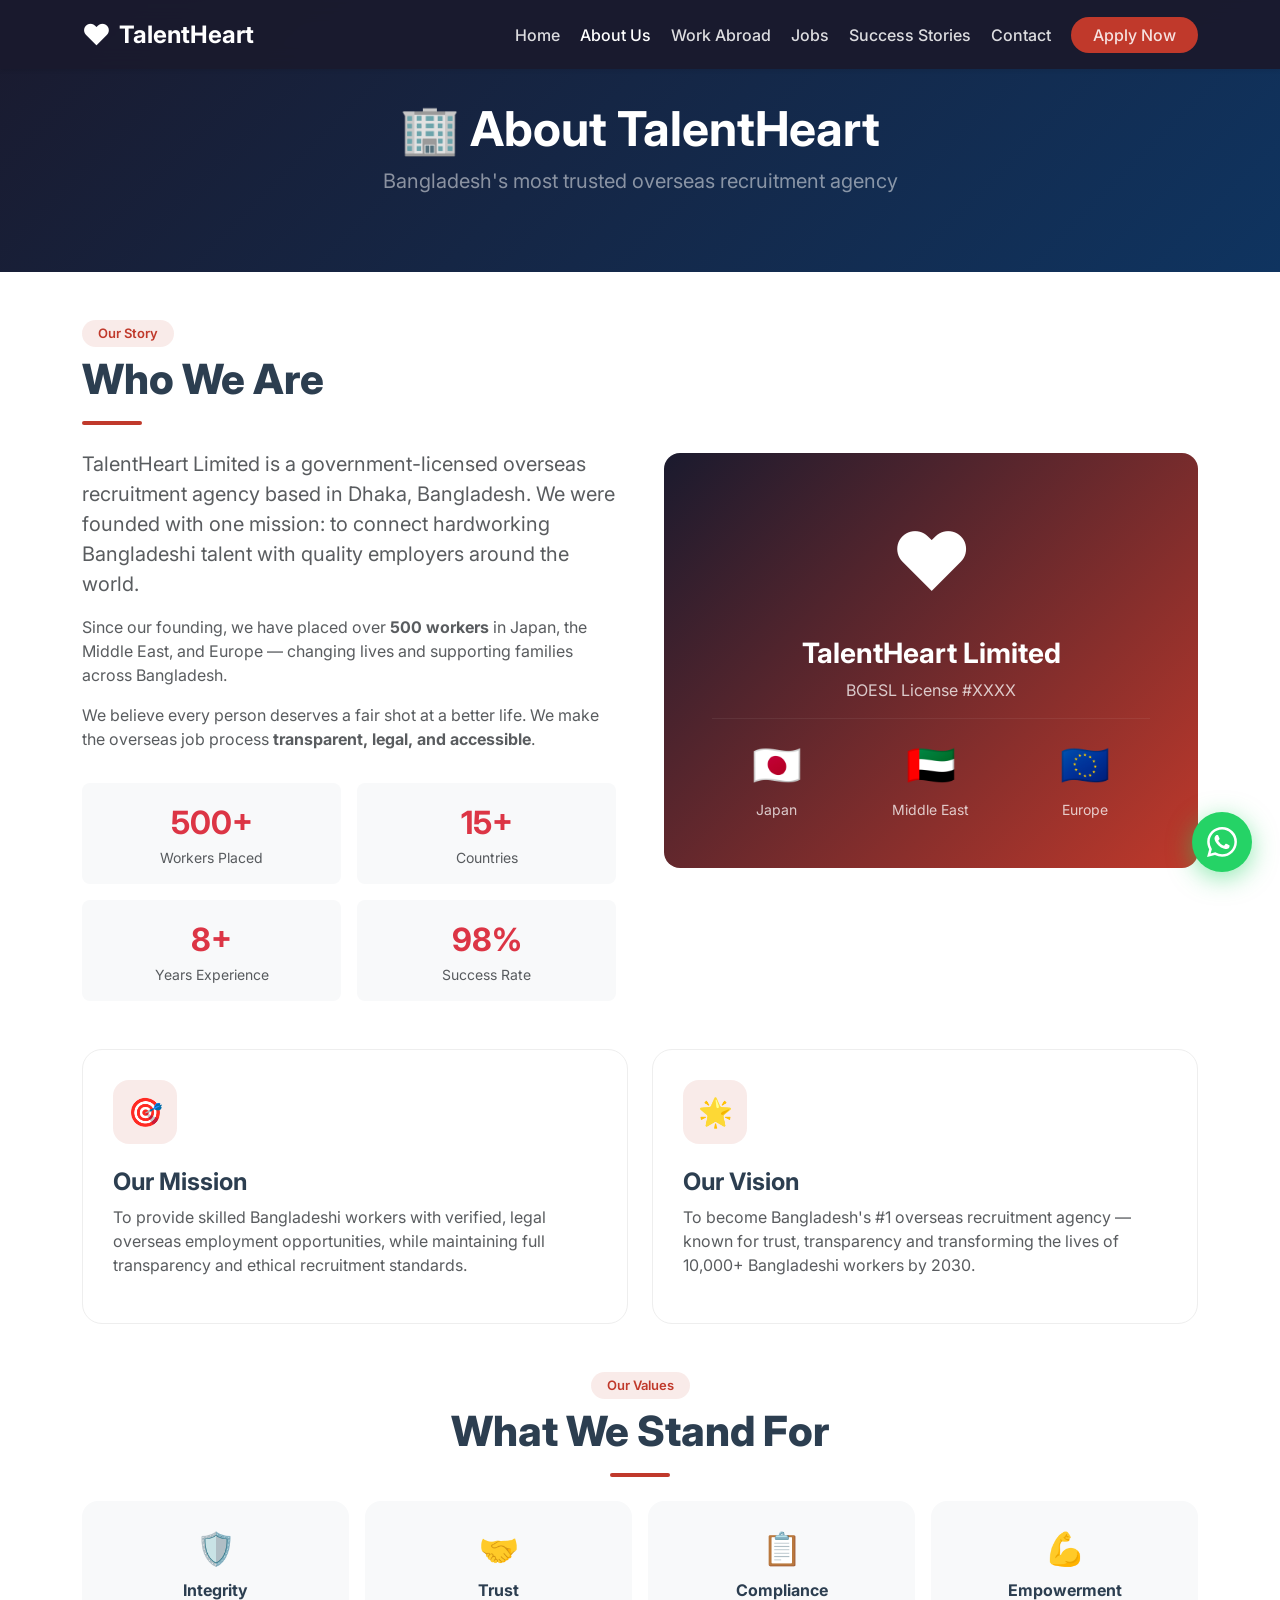
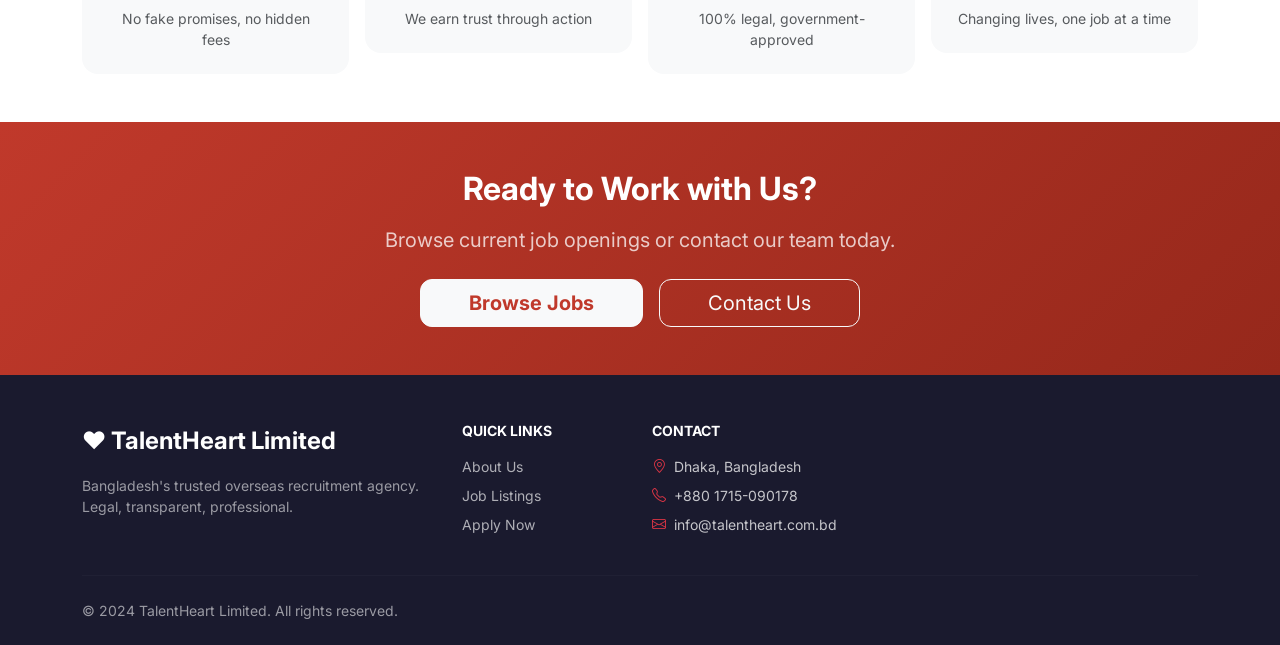
<file: frontend/about.html>
<!DOCTYPE html>
<html lang="en">
<head>
  <meta charset="UTF-8"/>
  <meta name="viewport" content="width=device-width, initial-scale=1.0"/>
  <title>About Us – TalentHeart Limited</title>
  <link href="https://fonts.googleapis.com/css2?family=Inter:wght@400;500;600;700;800&display=swap" rel="stylesheet">
  <link href="https://cdn.jsdelivr.net/npm/bootstrap@5.3.0/dist/css/bootstrap.min.css" rel="stylesheet"/>
  <link href="https://cdn.jsdelivr.net/npm/bootstrap-icons@1.11.0/font/bootstrap-icons.css" rel="stylesheet"/>
  <link href="css/style.css" rel="stylesheet"/>
</head>
<body>
<nav class="navbar navbar-expand-lg fixed-top shadow-sm">
  <div class="container">
    <a class="navbar-brand d-flex align-items-center gap-2 text-white fw-bold fs-4" href="index.html">
      <span style="font-size:1.8rem">❤️</span> TalentHeart
    </a>
    <button class="navbar-toggler border-0" type="button" data-bs-toggle="collapse" data-bs-target="#navMenu">
      <span class="navbar-toggler-icon"></span>
    </button>
    <div class="collapse navbar-collapse" id="navMenu">
      <ul class="navbar-nav ms-auto gap-1 align-items-lg-center">
        <li class="nav-item"><a class="nav-link" href="index.html">Home</a></li>
        <li class="nav-item"><a class="nav-link active" href="about.html">About Us</a></li>
        <li class="nav-item"><a class="nav-link" href="work-abroad.html">Work Abroad</a></li>
        <li class="nav-item"><a class="nav-link" href="jobs.html">Jobs</a></li>
        <li class="nav-item"><a class="nav-link" href="success-stories.html">Success Stories</a></li>
        <li class="nav-item"><a class="nav-link" href="contact.html">Contact</a></li>
        <li class="nav-item ms-lg-2"><a class="nav-link btn-apply-nav" href="apply.html">Apply Now</a></li>
      </ul>
    </div>
  </div>
</nav>

<div class="page-hero text-center">
  <h1 class="fw-bold display-5">🏢 About TalentHeart</h1>
  <p class="text-white-50 mt-2 fs-5">Bangladesh's most trusted overseas recruitment agency</p>
</div>

<section class="py-5 bg-white">
  <div class="container">
    <div class="row align-items-center g-5 mb-5">
      <div class="col-lg-6 fade-up">
        <span class="section-badge">Our Story</span>
        <h2 class="section-title mt-2">Who We Are</h2>
        <div class="title-underline mt-3 mb-4"></div>
        <p class="text-muted fs-5">TalentHeart Limited is a government-licensed overseas recruitment agency based in Dhaka, Bangladesh. We were founded with one mission: to connect hardworking Bangladeshi talent with quality employers around the world.</p>
        <p class="text-muted">Since our founding, we have placed over <strong>500 workers</strong> in Japan, the Middle East, and Europe — changing lives and supporting families across Bangladesh.</p>
        <p class="text-muted">We believe every person deserves a fair shot at a better life. We make the overseas job process <strong>transparent, legal, and accessible</strong>.</p>
        <div class="row g-3 mt-2">
          <div class="col-6">
            <div class="p-3 bg-light rounded-3 text-center">
              <div class="fs-2 fw-bold text-danger">500+</div>
              <div class="small text-muted">Workers Placed</div>
            </div>
          </div>
          <div class="col-6">
            <div class="p-3 bg-light rounded-3 text-center">
              <div class="fs-2 fw-bold text-danger">15+</div>
              <div class="small text-muted">Countries</div>
            </div>
          </div>
          <div class="col-6">
            <div class="p-3 bg-light rounded-3 text-center">
              <div class="fs-2 fw-bold text-danger">8+</div>
              <div class="small text-muted">Years Experience</div>
            </div>
          </div>
          <div class="col-6">
            <div class="p-3 bg-light rounded-3 text-center">
              <div class="fs-2 fw-bold text-danger">98%</div>
              <div class="small text-muted">Success Rate</div>
            </div>
          </div>
        </div>
      </div>
      <div class="col-lg-6 fade-up" style="transition-delay:.2s">
        <div class="p-5 rounded-4 text-white text-center" style="background:linear-gradient(135deg,#1a1a2e,#c0392b)">
          <div style="font-size:5rem">❤️</div>
          <h3 class="fw-bold mt-3">TalentHeart Limited</h3>
          <p class="opacity-75 mt-2">BOESL License #XXXX</p>
          <hr class="border-white border-opacity-25">
          <div class="row text-center">
            <div class="col-4"><div class="fs-1">🇯🇵</div><div class="small opacity-75 mt-1">Japan</div></div>
            <div class="col-4"><div class="fs-1">🇦🇪</div><div class="small opacity-75 mt-1">Middle East</div></div>
            <div class="col-4"><div class="fs-1">🇪🇺</div><div class="small opacity-75 mt-1">Europe</div></div>
          </div>
        </div>
      </div>
    </div>

    <!-- Mission & Vision -->
    <div class="row g-4 mb-5">
      <div class="col-md-6 fade-up">
        <div class="feature-card h-100">
          <div class="feature-icon mb-4"><span>🎯</span></div>
          <h4 class="fw-bold">Our Mission</h4>
          <p class="text-muted">To provide skilled Bangladeshi workers with verified, legal overseas employment opportunities, while maintaining full transparency and ethical recruitment standards.</p>
        </div>
      </div>
      <div class="col-md-6 fade-up" style="transition-delay:.1s">
        <div class="feature-card h-100">
          <div class="feature-icon mb-4"><span>🌟</span></div>
          <h4 class="fw-bold">Our Vision</h4>
          <p class="text-muted">To become Bangladesh's #1 overseas recruitment agency — known for trust, transparency and transforming the lives of 10,000+ Bangladeshi workers by 2030.</p>
        </div>
      </div>
    </div>

    <!-- Values -->
    <div class="text-center mb-4 fade-up">
      <span class="section-badge">Our Values</span>
      <h2 class="section-title mt-2">What We Stand For</h2>
      <div class="title-underline mx-auto mt-3"></div>
    </div>
    <div class="row g-3">
      <div class="col-md-3 col-6 fade-up">
        <div class="text-center p-4 bg-light rounded-4">
          <div class="fs-2 mb-2">🛡️</div>
          <h6 class="fw-bold">Integrity</h6>
          <p class="text-muted small mb-0">No fake promises, no hidden fees</p>
        </div>
      </div>
      <div class="col-md-3 col-6 fade-up" style="transition-delay:.1s">
        <div class="text-center p-4 bg-light rounded-4">
          <div class="fs-2 mb-2">🤝</div>
          <h6 class="fw-bold">Trust</h6>
          <p class="text-muted small mb-0">We earn trust through action</p>
        </div>
      </div>
      <div class="col-md-3 col-6 fade-up" style="transition-delay:.2s">
        <div class="text-center p-4 bg-light rounded-4">
          <div class="fs-2 mb-2">📋</div>
          <h6 class="fw-bold">Compliance</h6>
          <p class="text-muted small mb-0">100% legal, government-approved</p>
        </div>
      </div>
      <div class="col-md-3 col-6 fade-up" style="transition-delay:.3s">
        <div class="text-center p-4 bg-light rounded-4">
          <div class="fs-2 mb-2">💪</div>
          <h6 class="fw-bold">Empowerment</h6>
          <p class="text-muted small mb-0">Changing lives, one job at a time</p>
        </div>
      </div>
    </div>
  </div>
</section>

<section class="py-5" style="background:linear-gradient(135deg,var(--primary),var(--primary-dark))">
  <div class="container text-center text-white">
    <h2 class="fw-bold fs-2 mb-3">Ready to Work with Us?</h2>
    <p class="fs-5 opacity-75 mb-4">Browse current job openings or contact our team today.</p>
    <div class="d-flex gap-3 justify-content-center flex-wrap">
      <a href="jobs.html" class="btn btn-light btn-lg fw-bold px-5" style="color:var(--primary);border-radius:12px">Browse Jobs</a>
      <a href="contact.html" class="btn btn-outline-light btn-lg px-5" style="border-radius:12px">Contact Us</a>
    </div>
  </div>
</section>

<footer class="footer pt-5 pb-4">
  <div class="container">
    <div class="row g-4">
      <div class="col-lg-4">
        <div class="footer-brand fs-4 fw-bold mb-3">❤️ TalentHeart Limited</div>
        <p class="small opacity-75">Bangladesh's trusted overseas recruitment agency. Legal, transparent, professional.</p>
      </div>
      <div class="col-lg-2 col-6">
        <h5 class="small fw-bold text-white mb-3">QUICK LINKS</h5>
        <ul class="list-unstyled small">
          <li class="mb-2"><a href="about.html">About Us</a></li>
          <li class="mb-2"><a href="jobs.html">Job Listings</a></li>
          <li class="mb-2"><a href="apply.html">Apply Now</a></li>
        </ul>
      </div>
      <div class="col-lg-3">
        <h5 class="small fw-bold text-white mb-3">CONTACT</h5>
        <ul class="list-unstyled small">
          <li class="mb-2"><i class="bi bi-geo-alt me-2 text-danger"></i>Dhaka, Bangladesh</li>
          <li class="mb-2"><i class="bi bi-telephone me-2 text-danger"></i>+880 1715-090178</li>
          <li class="mb-2"><i class="bi bi-envelope me-2 text-danger"></i>info@talentheart.com.bd</li>
        </ul>
      </div>
    </div>
    <hr class="footer-divider mt-4">
    <div class="small opacity-75 pt-2">© 2024 TalentHeart Limited. All rights reserved.</div>
  </div>
</footer>

<div class="whatsapp-float">
  <span class="whatsapp-tooltip">Chat on WhatsApp</span>
  <a href="https://wa.me/8801715090178" class="whatsapp-btn" target="_blank">
    <svg viewBox="0 0 24 24" xmlns="http://www.w3.org/2000/svg"><path d="M17.472 14.382c-.297-.149-1.758-.867-2.03-.967-.273-.099-.471-.148-.67.15-.197.297-.767.966-.94 1.164-.173.199-.347.223-.644.075-.297-.15-1.255-.463-2.39-1.475-.883-.788-1.48-1.761-1.653-2.059-.173-.297-.018-.458.13-.606.134-.133.298-.347.446-.52.149-.174.198-.298.298-.497.099-.198.05-.371-.025-.52-.075-.149-.669-1.612-.916-2.207-.242-.579-.487-.5-.669-.51-.173-.008-.371-.01-.57-.01-.198 0-.52.074-.792.372-.272.297-1.04 1.016-1.04 2.479 0 1.462 1.065 2.875 1.213 3.074.149.198 2.096 3.2 5.077 4.487.709.306 1.262.489 1.694.625.712.227 1.36.195 1.871.118.571-.085 1.758-.719 2.006-1.413.248-.694.248-1.289.173-1.413-.074-.124-.272-.198-.57-.347m-5.421 7.403h-.004a9.87 9.87 0 01-5.031-1.378l-.361-.214-3.741.982.998-3.648-.235-.374a9.86 9.86 0 01-1.51-5.26c.001-5.45 4.436-9.884 9.888-9.884 2.64 0 5.122 1.03 6.988 2.898a9.825 9.825 0 012.893 6.994c-.003 5.45-4.437 9.884-9.885 9.884m8.413-18.297A11.815 11.815 0 0012.05 0C5.495 0 .16 5.335.157 11.892c0 2.096.547 4.142 1.588 5.945L.057 24l6.305-1.654a11.882 11.882 0 005.683 1.448h.005c6.554 0 11.89-5.335 11.893-11.893a11.821 11.821 0 00-3.48-8.413z"/></svg>
  </a>
</div>
<script src="https://cdn.jsdelivr.net/npm/bootstrap@5.3.0/dist/js/bootstrap.bundle.min.js"></script>
<script src="js/main.js"></script>
</body>
</html>
</file>
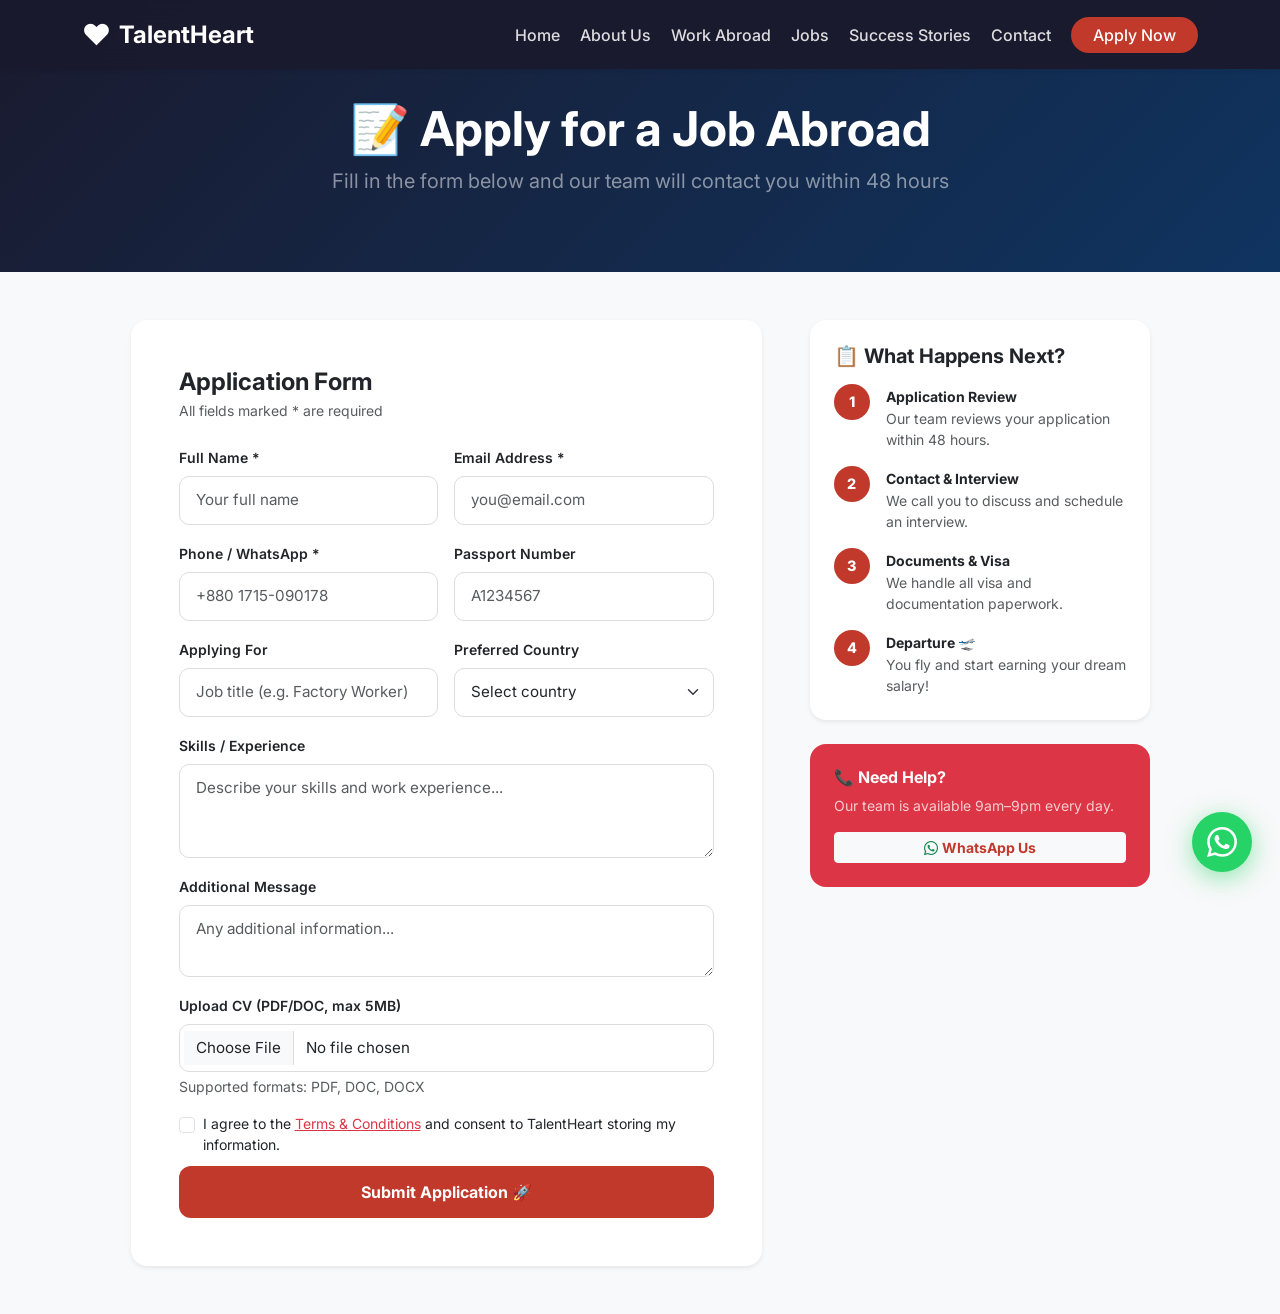
<file: frontend/apply.html>
<!DOCTYPE html>
<html lang="en">
<head>
  <meta charset="UTF-8"/>
  <meta name="viewport" content="width=device-width, initial-scale=1.0"/>
  <title>Apply Now – TalentHeart Limited</title>
  <link href="https://fonts.googleapis.com/css2?family=Inter:wght@400;500;600;700;800&display=swap" rel="stylesheet">
  <link href="https://cdn.jsdelivr.net/npm/bootstrap@5.3.0/dist/css/bootstrap.min.css" rel="stylesheet"/>
  <link href="https://cdn.jsdelivr.net/npm/bootstrap-icons@1.11.0/font/bootstrap-icons.css" rel="stylesheet"/>
  <link href="css/style.css" rel="stylesheet"/>
</head>
<body>
<nav class="navbar navbar-expand-lg fixed-top shadow-sm">
  <div class="container">
    <a class="navbar-brand d-flex align-items-center gap-2 text-white fw-bold fs-4" href="index.html">
      <span style="font-size:1.8rem">❤️</span> TalentHeart
    </a>
    <button class="navbar-toggler border-0" type="button" data-bs-toggle="collapse" data-bs-target="#navMenu">
      <span class="navbar-toggler-icon"></span>
    </button>
    <div class="collapse navbar-collapse" id="navMenu">
      <ul class="navbar-nav ms-auto gap-1 align-items-lg-center">
        <li class="nav-item"><a class="nav-link" href="index.html">Home</a></li>
        <li class="nav-item"><a class="nav-link" href="about.html">About Us</a></li>
        <li class="nav-item"><a class="nav-link" href="work-abroad.html">Work Abroad</a></li>
        <li class="nav-item"><a class="nav-link" href="jobs.html">Jobs</a></li>
        <li class="nav-item"><a class="nav-link" href="success-stories.html">Success Stories</a></li>
        <li class="nav-item"><a class="nav-link" href="contact.html">Contact</a></li>
        <li class="nav-item ms-lg-2"><a class="nav-link btn-apply-nav active" href="apply.html">Apply Now</a></li>
      </ul>
    </div>
  </div>
</nav>

<div class="page-hero text-center">
  <h1 class="fw-bold display-5">📝 Apply for a Job Abroad</h1>
  <p class="text-white-50 mt-2 fs-5">Fill in the form below and our team will contact you within 48 hours</p>
</div>

<section class="py-5 bg-light">
  <div class="container">
    <div class="row justify-content-center g-5">
      <div class="col-lg-7">
        <div class="card border-0 shadow-sm rounded-4 p-4 p-lg-5">
          <h4 class="fw-bold mb-1">Application Form</h4>
          <p class="text-muted small mb-4">All fields marked * are required</p>
          <form id="apply-form" enctype="multipart/form-data" novalidate>
            <input type="hidden" id="job_id" name="job_id"/>
            <div class="row g-3">
              <div class="col-md-6">
                <label class="form-label fw-semibold small">Full Name *</label>
                <input type="text" name="name" class="form-control" placeholder="Your full name" required/>
              </div>
              <div class="col-md-6">
                <label class="form-label fw-semibold small">Email Address *</label>
                <input type="email" name="email" class="form-control" placeholder="you@email.com" required/>
              </div>
              <div class="col-md-6">
                <label class="form-label fw-semibold small">Phone / WhatsApp *</label>
                <input type="tel" name="phone" class="form-control" placeholder="+880 1715-090178" required/>
              </div>
              <div class="col-md-6">
                <label class="form-label fw-semibold small">Passport Number</label>
                <input type="text" name="passport" class="form-control" placeholder="A1234567"/>
              </div>
              <div class="col-md-6">
                <label class="form-label fw-semibold small">Applying For</label>
                <input type="text" id="job_title" name="job_title" class="form-control" placeholder="Job title (e.g. Factory Worker)"/>
              </div>
              <div class="col-md-6">
                <label class="form-label fw-semibold small">Preferred Country</label>
                <select id="country" name="country" class="form-select">
                  <option value="">Select country</option>
                  <option value="Japan">🇯🇵 Japan</option>
                  <option value="UAE">🇦🇪 UAE</option>
                  <option value="Saudi Arabia">🇸🇦 Saudi Arabia</option>
                  <option value="Qatar">🇶🇦 Qatar</option>
                  <option value="Germany">🇩🇪 Germany</option>
                  <option value="Poland">🇵🇱 Poland</option>
                </select>
              </div>
              <div class="col-12">
                <label class="form-label fw-semibold small">Skills / Experience</label>
                <textarea name="skills" class="form-control" rows="3" placeholder="Describe your skills and work experience..."></textarea>
              </div>
              <div class="col-12">
                <label class="form-label fw-semibold small">Additional Message</label>
                <textarea name="message" class="form-control" rows="2" placeholder="Any additional information..."></textarea>
              </div>
              <div class="col-12">
                <label class="form-label fw-semibold small">Upload CV (PDF/DOC, max 5MB)</label>
                <input type="file" name="cv" class="form-control" accept=".pdf,.doc,.docx"/>
                <div class="form-text">Supported formats: PDF, DOC, DOCX</div>
              </div>
              <div class="col-12">
                <div class="form-check">
                  <input class="form-check-input" type="checkbox" id="agree" required/>
                  <label class="form-check-label small" for="agree">
                    I agree to the <a href="#" class="text-danger">Terms & Conditions</a> and consent to TalentHeart storing my information.
                  </label>
                </div>
              </div>
              <div class="col-12 mt-2">
                <button type="submit" class="btn btn-primary-th w-100 btn-lg">Submit Application 🚀</button>
              </div>
            </div>
          </form>
        </div>
      </div>
      <div class="col-lg-4">
        <div class="card border-0 shadow-sm rounded-4 p-4 mb-4">
          <h5 class="fw-bold mb-3">📋 What Happens Next?</h5>
          <div class="d-flex gap-3 mb-3 align-items-start">
            <div class="step-circle flex-shrink-0" style="width:36px;height:36px;font-size:.9rem">1</div>
            <div><strong class="small">Application Review</strong><p class="text-muted small mb-0">Our team reviews your application within 48 hours.</p></div>
          </div>
          <div class="d-flex gap-3 mb-3 align-items-start">
            <div class="step-circle flex-shrink-0" style="width:36px;height:36px;font-size:.9rem">2</div>
            <div><strong class="small">Contact & Interview</strong><p class="text-muted small mb-0">We call you to discuss and schedule an interview.</p></div>
          </div>
          <div class="d-flex gap-3 mb-3 align-items-start">
            <div class="step-circle flex-shrink-0" style="width:36px;height:36px;font-size:.9rem">3</div>
            <div><strong class="small">Documents & Visa</strong><p class="text-muted small mb-0">We handle all visa and documentation paperwork.</p></div>
          </div>
          <div class="d-flex gap-3 align-items-start">
            <div class="step-circle flex-shrink-0" style="width:36px;height:36px;font-size:.9rem">4</div>
            <div><strong class="small">Departure 🛫</strong><p class="text-muted small mb-0">You fly and start earning your dream salary!</p></div>
          </div>
        </div>
        <div class="card border-0 bg-danger text-white rounded-4 p-4">
          <h6 class="fw-bold mb-2">📞 Need Help?</h6>
          <p class="small opacity-75 mb-3">Our team is available 9am–9pm every day.</p>
          <a href="https://wa.me/8801715090178" class="btn btn-light btn-sm fw-bold" style="color:var(--primary)">
            <i class="bi bi-whatsapp me-1 text-success"></i>WhatsApp Us
          </a>
        </div>
      </div>
    </div>
  </div>
</section>

<div class="whatsapp-float">
  <span class="whatsapp-tooltip">Chat on WhatsApp</span>
  <a href="https://wa.me/8801715090178" class="whatsapp-btn" target="_blank">
    <svg viewBox="0 0 24 24" xmlns="http://www.w3.org/2000/svg"><path d="M17.472 14.382c-.297-.149-1.758-.867-2.03-.967-.273-.099-.471-.148-.67.15-.197.297-.767.966-.94 1.164-.173.199-.347.223-.644.075-.297-.15-1.255-.463-2.39-1.475-.883-.788-1.48-1.761-1.653-2.059-.173-.297-.018-.458.13-.606.134-.133.298-.347.446-.52.149-.174.198-.298.298-.497.099-.198.05-.371-.025-.52-.075-.149-.669-1.612-.916-2.207-.242-.579-.487-.5-.669-.51-.173-.008-.371-.01-.57-.01-.198 0-.52.074-.792.372-.272.297-1.04 1.016-1.04 2.479 0 1.462 1.065 2.875 1.213 3.074.149.198 2.096 3.2 5.077 4.487.709.306 1.262.489 1.694.625.712.227 1.36.195 1.871.118.571-.085 1.758-.719 2.006-1.413.248-.694.248-1.289.173-1.413-.074-.124-.272-.198-.57-.347m-5.421 7.403h-.004a9.87 9.87 0 01-5.031-1.378l-.361-.214-3.741.982.998-3.648-.235-.374a9.86 9.86 0 01-1.51-5.26c.001-5.45 4.436-9.884 9.888-9.884 2.64 0 5.122 1.03 6.988 2.898a9.825 9.825 0 012.893 6.994c-.003 5.45-4.437 9.884-9.885 9.884m8.413-18.297A11.815 11.815 0 0012.05 0C5.495 0 .16 5.335.157 11.892c0 2.096.547 4.142 1.588 5.945L.057 24l6.305-1.654a11.882 11.882 0 005.683 1.448h.005c6.554 0 11.89-5.335 11.893-11.893a11.821 11.821 0 00-3.48-8.413z"/></svg>
  </a>
</div>
<script src="https://cdn.jsdelivr.net/npm/bootstrap@5.3.0/dist/js/bootstrap.bundle.min.js"></script>
<script src="js/main.js"></script>
</body>
</html>
</file>
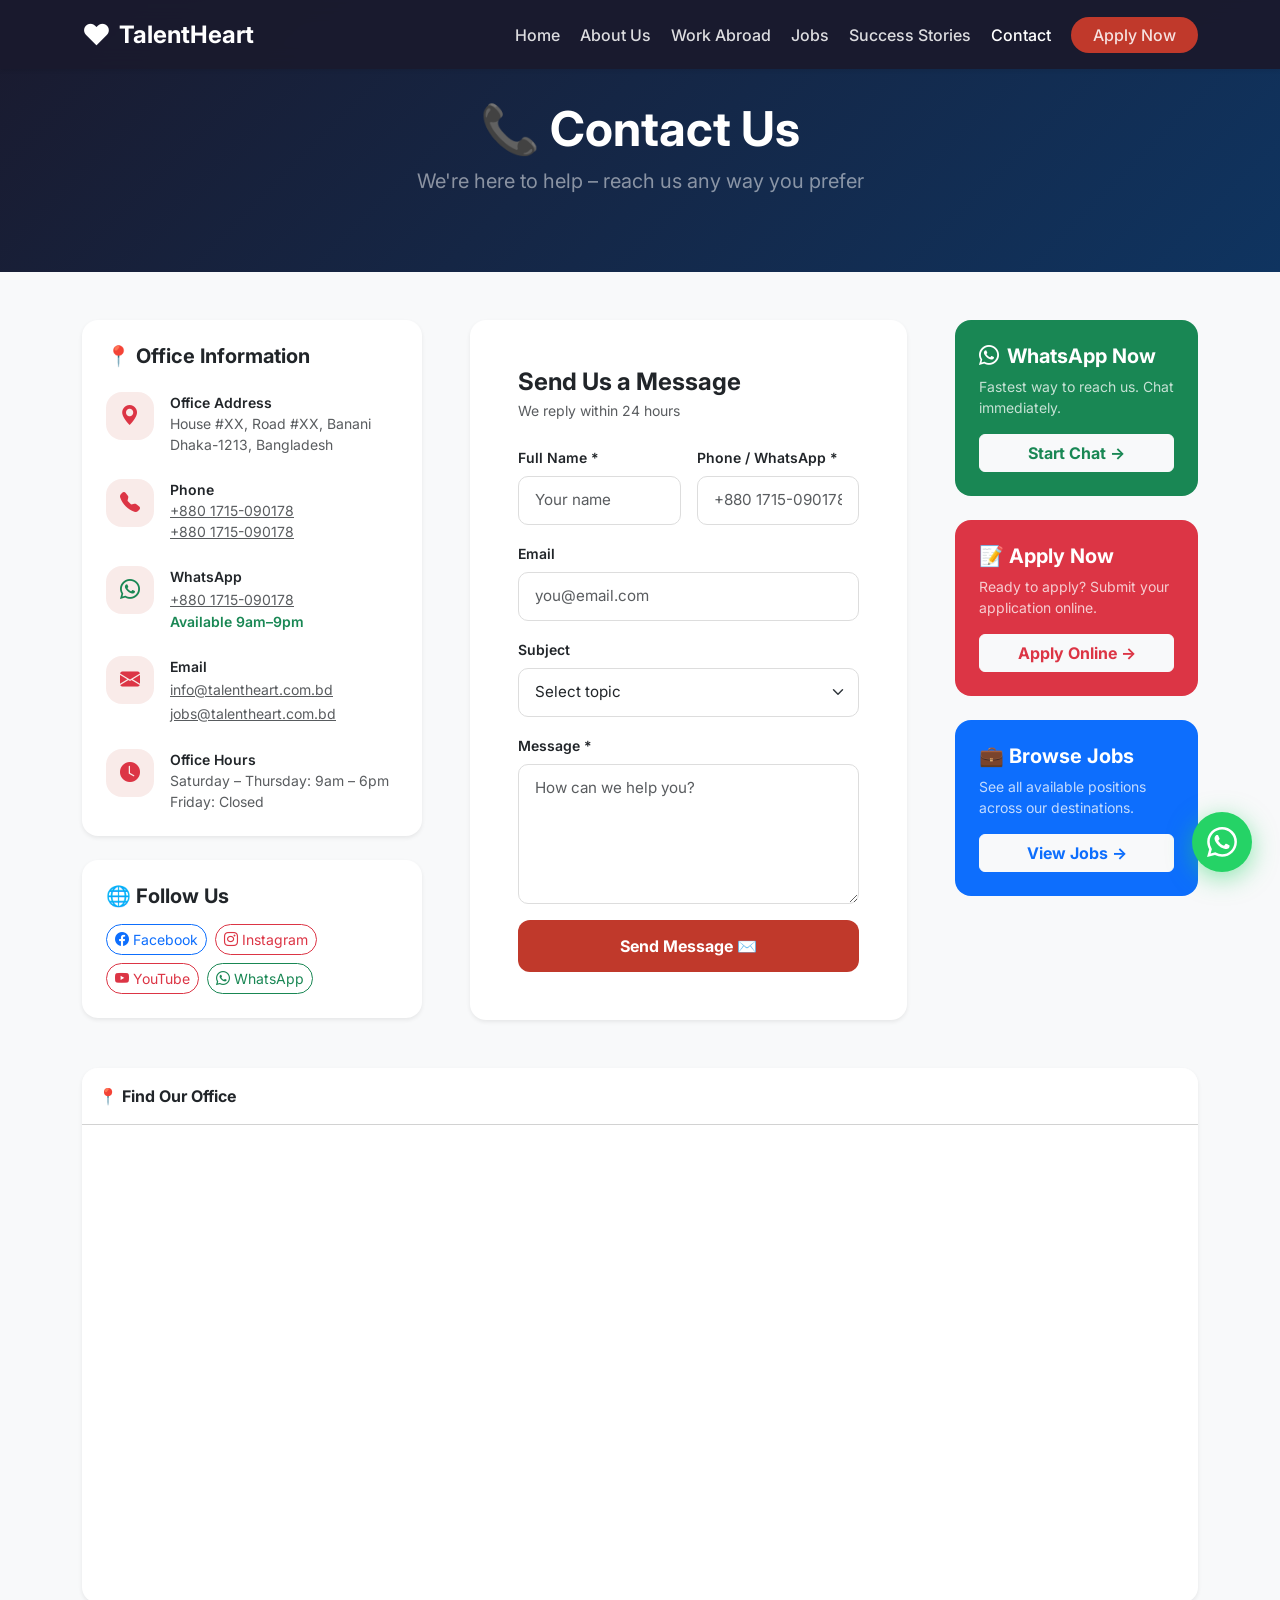
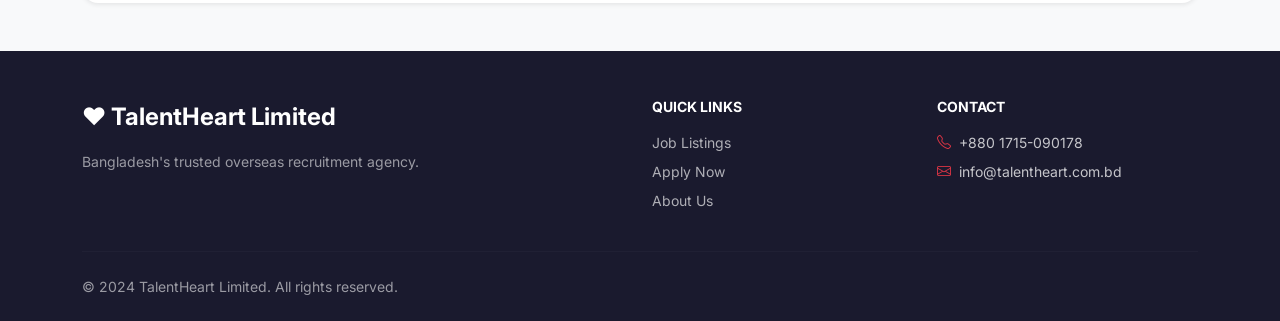
<file: frontend/contact.html>
<!DOCTYPE html>
<html lang="en">
<head>
  <meta charset="UTF-8"/>
  <meta name="viewport" content="width=device-width, initial-scale=1.0"/>
  <title>Contact Us – TalentHeart Limited</title>
  <link href="https://fonts.googleapis.com/css2?family=Inter:wght@400;500;600;700;800&display=swap" rel="stylesheet">
  <link href="https://cdn.jsdelivr.net/npm/bootstrap@5.3.0/dist/css/bootstrap.min.css" rel="stylesheet"/>
  <link href="https://cdn.jsdelivr.net/npm/bootstrap-icons@1.11.0/font/bootstrap-icons.css" rel="stylesheet"/>
  <link href="css/style.css" rel="stylesheet"/>
</head>
<body>
<nav class="navbar navbar-expand-lg fixed-top shadow-sm">
  <div class="container">
    <a class="navbar-brand d-flex align-items-center gap-2 text-white fw-bold fs-4" href="index.html">
      <span style="font-size:1.8rem">❤️</span> TalentHeart
    </a>
    <button class="navbar-toggler border-0" type="button" data-bs-toggle="collapse" data-bs-target="#navMenu">
      <span class="navbar-toggler-icon"></span>
    </button>
    <div class="collapse navbar-collapse" id="navMenu">
      <ul class="navbar-nav ms-auto gap-1 align-items-lg-center">
        <li class="nav-item"><a class="nav-link" href="index.html">Home</a></li>
        <li class="nav-item"><a class="nav-link" href="about.html">About Us</a></li>
        <li class="nav-item"><a class="nav-link" href="work-abroad.html">Work Abroad</a></li>
        <li class="nav-item"><a class="nav-link" href="jobs.html">Jobs</a></li>
        <li class="nav-item"><a class="nav-link" href="success-stories.html">Success Stories</a></li>
        <li class="nav-item"><a class="nav-link active" href="contact.html">Contact</a></li>
        <li class="nav-item ms-lg-2"><a class="nav-link btn-apply-nav" href="apply.html">Apply Now</a></li>
      </ul>
    </div>
  </div>
</nav>

<div class="page-hero text-center">
  <h1 class="fw-bold display-5">📞 Contact Us</h1>
  <p class="text-white-50 mt-2 fs-5">We're here to help – reach us any way you prefer</p>
</div>

<section class="py-5 bg-light">
  <div class="container">
    <div class="row g-5">
      <!-- Contact Info -->
      <div class="col-lg-4">
        <div class="card border-0 shadow-sm rounded-4 p-4 mb-4">
          <h5 class="fw-bold mb-4">📍 Office Information</h5>
          <div class="d-flex gap-3 mb-4">
            <div class="feature-icon flex-shrink-0" style="width:48px;height:48px;font-size:20px"><i class="bi bi-geo-alt-fill text-danger"></i></div>
            <div>
              <div class="fw-semibold small">Office Address</div>
              <div class="text-muted small">House #XX, Road #XX, Banani<br>Dhaka-1213, Bangladesh</div>
            </div>
          </div>
          <div class="d-flex gap-3 mb-4">
            <div class="feature-icon flex-shrink-0" style="width:48px;height:48px;font-size:20px"><i class="bi bi-telephone-fill text-danger"></i></div>
            <div>
              <div class="fw-semibold small">Phone</div>
              <a href="tel:+8801715090178" class="text-muted small d-block">+880 1715-090178</a>
              <a href="tel:+8801715090178" class="text-muted small d-block">+880 1715-090178</a>
            </div>
          </div>
          <div class="d-flex gap-3 mb-4">
            <div class="feature-icon flex-shrink-0" style="width:48px;height:48px;font-size:20px"><i class="bi bi-whatsapp text-success"></i></div>
            <div>
              <div class="fw-semibold small">WhatsApp</div>
              <a href="https://wa.me/8801715090178" target="_blank" class="text-muted small">+880 1715-090178</a>
              <div class="text-success small fw-semibold">Available 9am–9pm</div>
            </div>
          </div>
          <div class="d-flex gap-3 mb-4">
            <div class="feature-icon flex-shrink-0" style="width:48px;height:48px;font-size:20px"><i class="bi bi-envelope-fill text-danger"></i></div>
            <div>
              <div class="fw-semibold small">Email</div>
              <a href="mailto:info@talentheart.com.bd" class="text-muted small">info@talentheart.com.bd</a><br>
              <a href="mailto:jobs@talentheart.com.bd" class="text-muted small">jobs@talentheart.com.bd</a>
            </div>
          </div>
          <div class="d-flex gap-3">
            <div class="feature-icon flex-shrink-0" style="width:48px;height:48px;font-size:20px"><i class="bi bi-clock-fill text-danger"></i></div>
            <div>
              <div class="fw-semibold small">Office Hours</div>
              <div class="text-muted small">Saturday – Thursday: 9am – 6pm</div>
              <div class="text-muted small">Friday: Closed</div>
            </div>
          </div>
        </div>

        <div class="card border-0 shadow-sm rounded-4 p-4">
          <h5 class="fw-bold mb-3">🌐 Follow Us</h5>
          <div class="d-flex gap-2 flex-wrap">
            <a href="#" class="btn btn-outline-primary btn-sm rounded-pill"><i class="bi bi-facebook me-1"></i>Facebook</a>
            <a href="#" class="btn btn-outline-danger btn-sm rounded-pill"><i class="bi bi-instagram me-1"></i>Instagram</a>
            <a href="#" class="btn btn-outline-danger btn-sm rounded-pill"><i class="bi bi-youtube me-1"></i>YouTube</a>
            <a href="https://wa.me/8801715090178" class="btn btn-outline-success btn-sm rounded-pill"><i class="bi bi-whatsapp me-1"></i>WhatsApp</a>
          </div>
        </div>
      </div>

      <!-- Contact Form -->
      <div class="col-lg-5">
        <div class="card border-0 shadow-sm rounded-4 p-4 p-lg-5">
          <h4 class="fw-bold mb-1">Send Us a Message</h4>
          <p class="text-muted small mb-4">We reply within 24 hours</p>
          <form id="contact-form">
            <div class="row g-3">
              <div class="col-md-6">
                <label class="form-label fw-semibold small">Full Name *</label>
                <input type="text" name="name" class="form-control" placeholder="Your name" required/>
              </div>
              <div class="col-md-6">
                <label class="form-label fw-semibold small">Phone / WhatsApp *</label>
                <input type="tel" name="phone" class="form-control" placeholder="+880 1715-090178" required/>
              </div>
              <div class="col-12">
                <label class="form-label fw-semibold small">Email</label>
                <input type="email" name="email" class="form-control" placeholder="you@email.com"/>
              </div>
              <div class="col-12">
                <label class="form-label fw-semibold small">Subject</label>
                <select name="subject" class="form-select">
                  <option value="">Select topic</option>
                  <option>Job Inquiry</option>
                  <option>Visa Question</option>
                  <option>Application Status</option>
                  <option>Business Partnership</option>
                  <option>Other</option>
                </select>
              </div>
              <div class="col-12">
                <label class="form-label fw-semibold small">Message *</label>
                <textarea name="message" class="form-control" rows="5" placeholder="How can we help you?" required></textarea>
              </div>
              <div class="col-12">
                <button type="submit" class="btn btn-primary-th w-100 btn-lg">Send Message ✉️</button>
              </div>
            </div>
          </form>
        </div>
      </div>

      <!-- Quick Actions -->
      <div class="col-lg-3">
        <div class="card border-0 bg-success text-white rounded-4 p-4 mb-4">
          <h5 class="fw-bold mb-2"><i class="bi bi-whatsapp me-2"></i>WhatsApp Now</h5>
          <p class="opacity-75 small mb-3">Fastest way to reach us. Chat immediately.</p>
          <a href="https://wa.me/8801715090178?text=Hello%20TalentHeart%2C%20I%20want%20to%20inquire%20about%20overseas%20jobs." target="_blank" class="btn btn-light fw-bold text-success">Start Chat →</a>
        </div>
        <div class="card border-0 bg-danger text-white rounded-4 p-4 mb-4">
          <h5 class="fw-bold mb-2">📝 Apply Now</h5>
          <p class="opacity-75 small mb-3">Ready to apply? Submit your application online.</p>
          <a href="apply.html" class="btn btn-light fw-bold text-danger">Apply Online →</a>
        </div>
        <div class="card border-0 bg-primary text-white rounded-4 p-4">
          <h5 class="fw-bold mb-2">💼 Browse Jobs</h5>
          <p class="opacity-75 small mb-3">See all available positions across our destinations.</p>
          <a href="jobs.html" class="btn btn-light fw-bold text-primary">View Jobs →</a>
        </div>
      </div>
    </div>

    <!-- Google Maps -->
    <div class="mt-5 fade-up">
      <div class="card border-0 shadow-sm rounded-4 overflow-hidden">
        <div class="card-header bg-white fw-bold py-3">📍 Find Our Office</div>
        <div class="ratio ratio-21x9">
          <iframe
            src="https://www.google.com/maps/embed?pb=!1m18!1m12!1m3!1d3650.473!2d90.4152!3d23.7933!2m3!1f0!2f0!3f0!3m2!1i1024!2i768!4f13.1!3m3!1m2!1s0x0%3A0x0!2zMjPCsDQ3JzM2LjAiTiA5MMKwMjQnNTQuNyJF!5e0!3m2!1sen!2sbd!4v1234567890"
            width="100%" height="300" style="border:0" allowfullscreen loading="lazy"
            referrerpolicy="no-referrer-when-downgrade"></iframe>
        </div>
      </div>
    </div>
  </div>
</section>

<footer class="footer pt-5 pb-4">
  <div class="container">
    <div class="row g-4">
      <div class="col-lg-6">
        <div class="footer-brand fs-4 fw-bold mb-3">❤️ TalentHeart Limited</div>
        <p class="small opacity-75">Bangladesh's trusted overseas recruitment agency.</p>
      </div>
      <div class="col-lg-3">
        <h5 class="small fw-bold text-white mb-3">QUICK LINKS</h5>
        <ul class="list-unstyled small">
          <li class="mb-2"><a href="jobs.html">Job Listings</a></li>
          <li class="mb-2"><a href="apply.html">Apply Now</a></li>
          <li class="mb-2"><a href="about.html">About Us</a></li>
        </ul>
      </div>
      <div class="col-lg-3">
        <h5 class="small fw-bold text-white mb-3">CONTACT</h5>
        <ul class="list-unstyled small">
          <li class="mb-2"><i class="bi bi-telephone me-2 text-danger"></i>+880 1715-090178</li>
          <li class="mb-2"><i class="bi bi-envelope me-2 text-danger"></i>info@talentheart.com.bd</li>
        </ul>
      </div>
    </div>
    <hr class="footer-divider mt-4">
    <div class="small opacity-75 pt-2">© 2024 TalentHeart Limited. All rights reserved.</div>
  </div>
</footer>

<div class="whatsapp-float">
  <span class="whatsapp-tooltip">Chat on WhatsApp</span>
  <a href="https://wa.me/8801715090178" class="whatsapp-btn" target="_blank">
    <svg viewBox="0 0 24 24" xmlns="http://www.w3.org/2000/svg"><path d="M17.472 14.382c-.297-.149-1.758-.867-2.03-.967-.273-.099-.471-.148-.67.15-.197.297-.767.966-.94 1.164-.173.199-.347.223-.644.075-.297-.15-1.255-.463-2.39-1.475-.883-.788-1.48-1.761-1.653-2.059-.173-.297-.018-.458.13-.606.134-.133.298-.347.446-.52.149-.174.198-.298.298-.497.099-.198.05-.371-.025-.52-.075-.149-.669-1.612-.916-2.207-.242-.579-.487-.5-.669-.51-.173-.008-.371-.01-.57-.01-.198 0-.52.074-.792.372-.272.297-1.04 1.016-1.04 2.479 0 1.462 1.065 2.875 1.213 3.074.149.198 2.096 3.2 5.077 4.487.709.306 1.262.489 1.694.625.712.227 1.36.195 1.871.118.571-.085 1.758-.719 2.006-1.413.248-.694.248-1.289.173-1.413-.074-.124-.272-.198-.57-.347m-5.421 7.403h-.004a9.87 9.87 0 01-5.031-1.378l-.361-.214-3.741.982.998-3.648-.235-.374a9.86 9.86 0 01-1.51-5.26c.001-5.45 4.436-9.884 9.888-9.884 2.64 0 5.122 1.03 6.988 2.898a9.825 9.825 0 012.893 6.994c-.003 5.45-4.437 9.884-9.885 9.884m8.413-18.297A11.815 11.815 0 0012.05 0C5.495 0 .16 5.335.157 11.892c0 2.096.547 4.142 1.588 5.945L.057 24l6.305-1.654a11.882 11.882 0 005.683 1.448h.005c6.554 0 11.89-5.335 11.893-11.893a11.821 11.821 0 00-3.48-8.413z"/></svg>
  </a>
</div>
<script src="https://cdn.jsdelivr.net/npm/bootstrap@5.3.0/dist/js/bootstrap.bundle.min.js"></script>
<script src="js/main.js"></script>
</body>
</html>
</file>
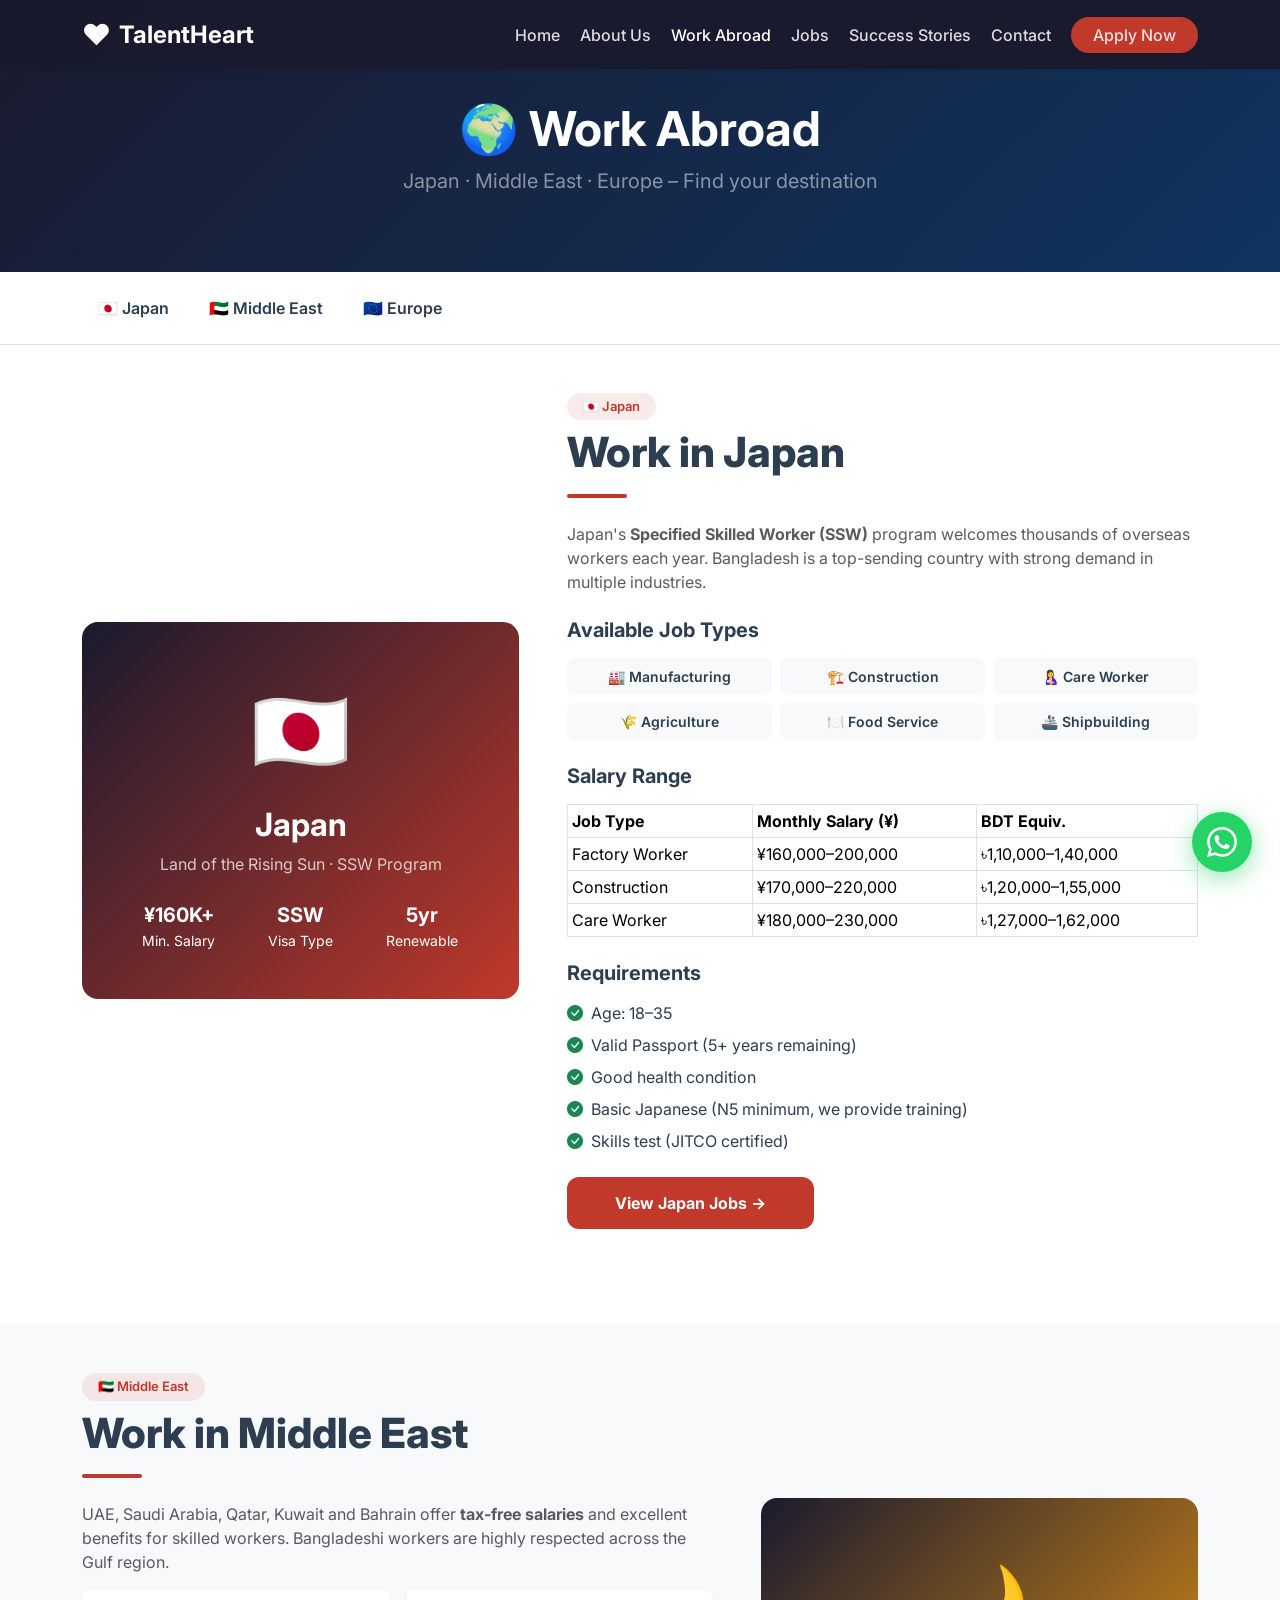
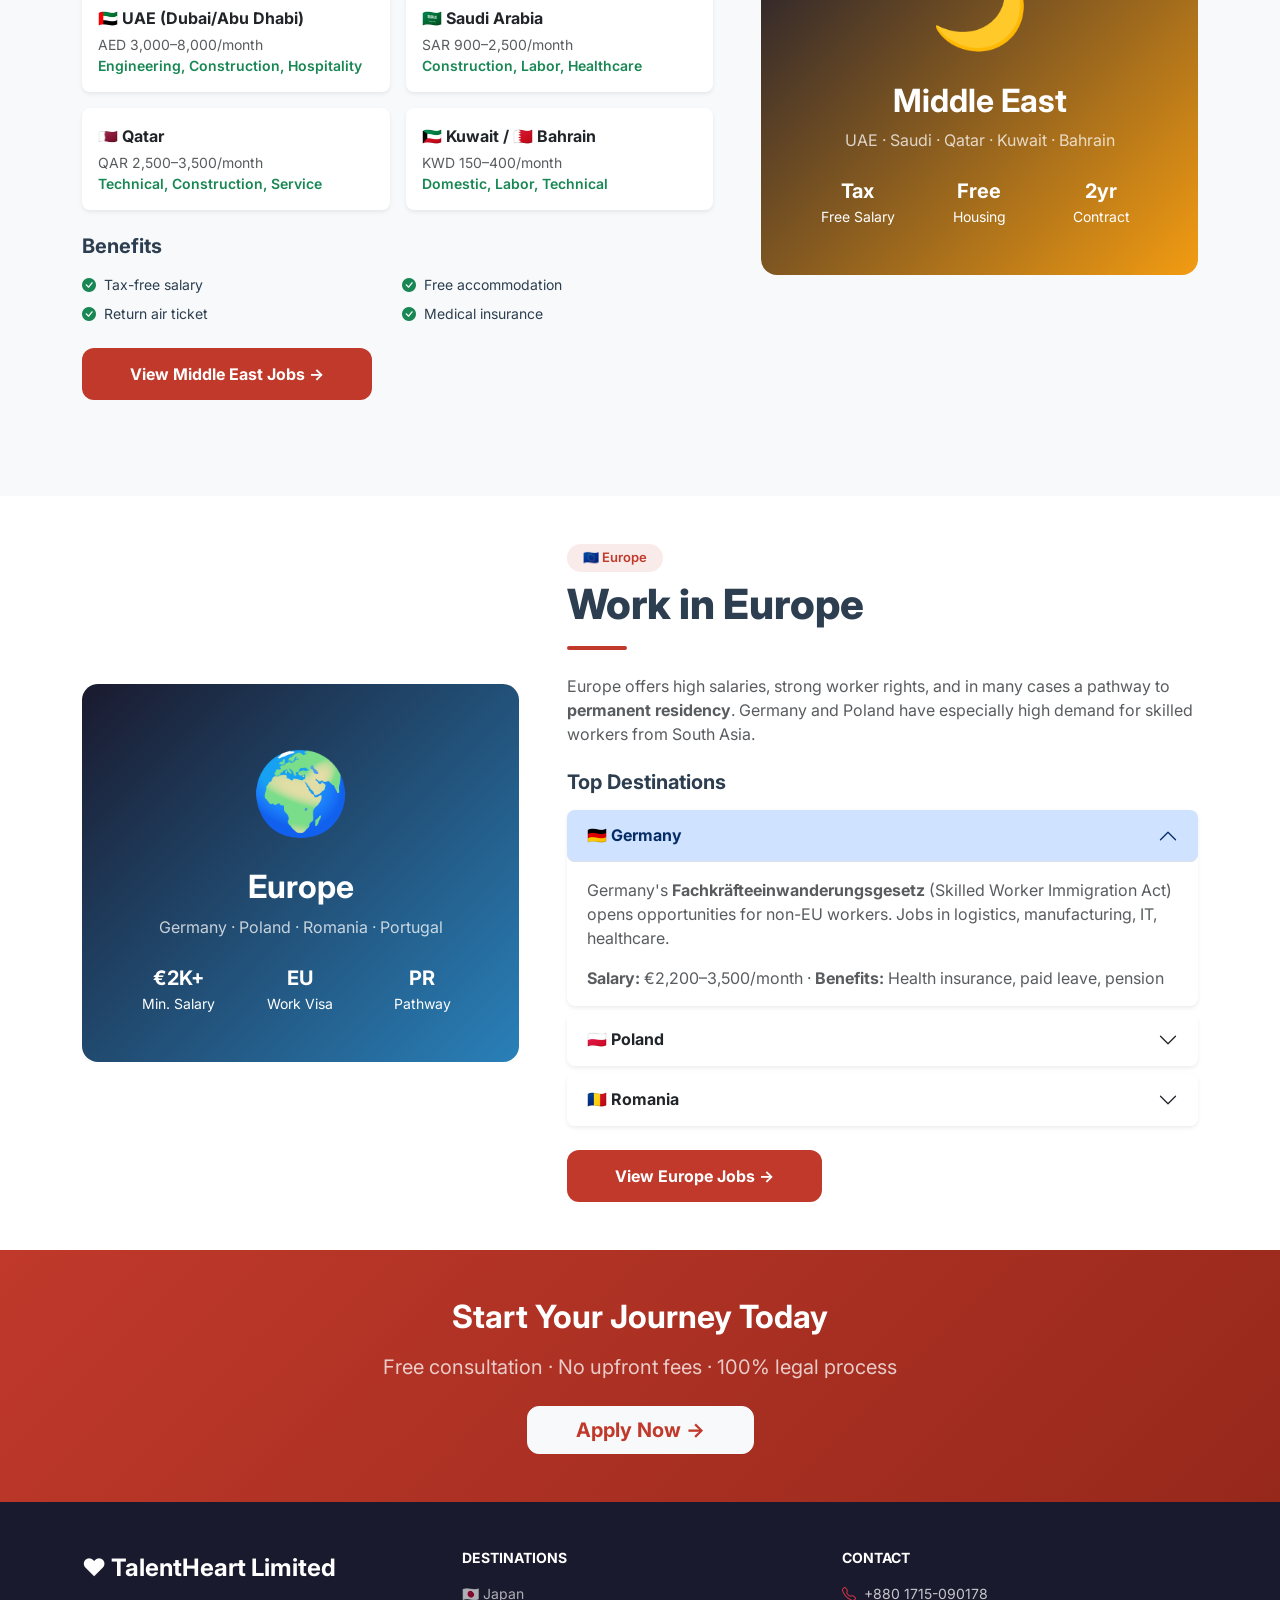
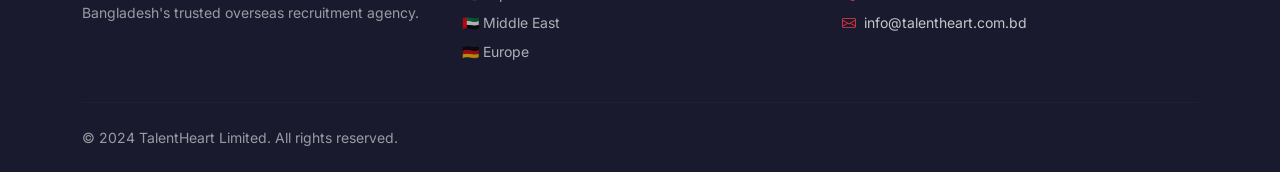
<file: frontend/work-abroad.html>
<!DOCTYPE html>
<html lang="en">
<head>
  <meta charset="UTF-8"/>
  <meta name="viewport" content="width=device-width, initial-scale=1.0"/>
  <title>Work Abroad – TalentHeart Limited</title>
  <link href="https://fonts.googleapis.com/css2?family=Inter:wght@400;500;600;700;800&display=swap" rel="stylesheet">
  <link href="https://cdn.jsdelivr.net/npm/bootstrap@5.3.0/dist/css/bootstrap.min.css" rel="stylesheet"/>
  <link href="https://cdn.jsdelivr.net/npm/bootstrap-icons@1.11.0/font/bootstrap-icons.css" rel="stylesheet"/>
  <link href="css/style.css" rel="stylesheet"/>
</head>
<body>
<nav class="navbar navbar-expand-lg fixed-top shadow-sm">
  <div class="container">
    <a class="navbar-brand d-flex align-items-center gap-2 text-white fw-bold fs-4" href="index.html">
      <span style="font-size:1.8rem">❤️</span> TalentHeart
    </a>
    <button class="navbar-toggler border-0" type="button" data-bs-toggle="collapse" data-bs-target="#navMenu">
      <span class="navbar-toggler-icon"></span>
    </button>
    <div class="collapse navbar-collapse" id="navMenu">
      <ul class="navbar-nav ms-auto gap-1 align-items-lg-center">
        <li class="nav-item"><a class="nav-link" href="index.html">Home</a></li>
        <li class="nav-item"><a class="nav-link" href="about.html">About Us</a></li>
        <li class="nav-item"><a class="nav-link active" href="work-abroad.html">Work Abroad</a></li>
        <li class="nav-item"><a class="nav-link" href="jobs.html">Jobs</a></li>
        <li class="nav-item"><a class="nav-link" href="success-stories.html">Success Stories</a></li>
        <li class="nav-item"><a class="nav-link" href="contact.html">Contact</a></li>
        <li class="nav-item ms-lg-2"><a class="nav-link btn-apply-nav" href="apply.html">Apply Now</a></li>
      </ul>
    </div>
  </div>
</nav>

<div class="page-hero text-center">
  <h1 class="fw-bold display-5">🌍 Work Abroad</h1>
  <p class="text-white-50 mt-2 fs-5">Japan · Middle East · Europe – Find your destination</p>
</div>

<!-- Country Nav Pills -->
<div class="bg-white border-bottom sticky-top" style="top:66px;z-index:100">
  <div class="container">
    <ul class="nav nav-pills gap-2 py-3 flex-nowrap overflow-auto">
      <li class="nav-item"><a class="nav-link" href="#japan">🇯🇵 Japan</a></li>
      <li class="nav-item"><a class="nav-link" href="#middle-east">🇦🇪 Middle East</a></li>
      <li class="nav-item"><a class="nav-link" href="#europe">🇪🇺 Europe</a></li>
    </ul>
  </div>
</div>

<!-- ══ JAPAN ══ -->
<section id="japan" class="py-5 bg-white">
  <div class="container">
    <div class="row align-items-center g-5 mb-5">
      <div class="col-lg-5 fade-up">
        <div class="p-5 rounded-4 text-white text-center" style="background:linear-gradient(135deg,#1a1a2e,#c0392b)">
          <div style="font-size:5rem">🇯🇵</div>
          <h2 class="fw-bold mt-3">Japan</h2>
          <p class="opacity-75">Land of the Rising Sun · SSW Program</p>
          <div class="row mt-4">
            <div class="col-4"><div class="fw-bold fs-5">¥160K+</div><div class="small opacity-60">Min. Salary</div></div>
            <div class="col-4"><div class="fw-bold fs-5">SSW</div><div class="small opacity-60">Visa Type</div></div>
            <div class="col-4"><div class="fw-bold fs-5">5yr</div><div class="small opacity-60">Renewable</div></div>
          </div>
        </div>
      </div>
      <div class="col-lg-7 fade-up" style="transition-delay:.2s">
        <span class="section-badge">🇯🇵 Japan</span>
        <h2 class="section-title mt-2">Work in Japan</h2>
        <div class="title-underline mt-3 mb-4"></div>
        <p class="text-muted">Japan's <strong>Specified Skilled Worker (SSW)</strong> program welcomes thousands of overseas workers each year. Bangladesh is a top-sending country with strong demand in multiple industries.</p>

        <h5 class="fw-bold mt-4 mb-3">Available Job Types</h5>
        <div class="row g-2 mb-4">
          <div class="col-6 col-md-4"><div class="bg-light rounded-3 p-2 text-center small fw-semibold">🏭 Manufacturing</div></div>
          <div class="col-6 col-md-4"><div class="bg-light rounded-3 p-2 text-center small fw-semibold">🏗️ Construction</div></div>
          <div class="col-6 col-md-4"><div class="bg-light rounded-3 p-2 text-center small fw-semibold">🤱 Care Worker</div></div>
          <div class="col-6 col-md-4"><div class="bg-light rounded-3 p-2 text-center small fw-semibold">🌾 Agriculture</div></div>
          <div class="col-6 col-md-4"><div class="bg-light rounded-3 p-2 text-center small fw-semibold">🍽️ Food Service</div></div>
          <div class="col-6 col-md-4"><div class="bg-light rounded-3 p-2 text-center small fw-semibold">🚢 Shipbuilding</div></div>
        </div>

        <h5 class="fw-bold mb-3">Salary Range</h5>
        <table class="table table-bordered table-sm">
          <tr><th>Job Type</th><th>Monthly Salary (¥)</th><th>BDT Equiv.</th></tr>
          <tr><td>Factory Worker</td><td>¥160,000–200,000</td><td>৳1,10,000–1,40,000</td></tr>
          <tr><td>Construction</td><td>¥170,000–220,000</td><td>৳1,20,000–1,55,000</td></tr>
          <tr><td>Care Worker</td><td>¥180,000–230,000</td><td>৳1,27,000–1,62,000</td></tr>
        </table>

        <h5 class="fw-bold mt-4 mb-3">Requirements</h5>
        <ul class="list-unstyled">
          <li class="mb-2"><i class="bi bi-check-circle-fill text-success me-2"></i>Age: 18–35</li>
          <li class="mb-2"><i class="bi bi-check-circle-fill text-success me-2"></i>Valid Passport (5+ years remaining)</li>
          <li class="mb-2"><i class="bi bi-check-circle-fill text-success me-2"></i>Good health condition</li>
          <li class="mb-2"><i class="bi bi-check-circle-fill text-success me-2"></i>Basic Japanese (N5 minimum, we provide training)</li>
          <li class="mb-2"><i class="bi bi-check-circle-fill text-success me-2"></i>Skills test (JITCO certified)</li>
        </ul>
        <a href="jobs.html?country=Japan" class="btn btn-primary-th px-5 mt-2">View Japan Jobs →</a>
      </div>
    </div>
  </div>
</section>

<!-- ══ MIDDLE EAST ══ -->
<section id="middle-east" class="py-5 bg-light">
  <div class="container">
    <div class="row align-items-center g-5 mb-5">
      <div class="col-lg-7 order-2 order-lg-1 fade-up">
        <span class="section-badge">🇦🇪 Middle East</span>
        <h2 class="section-title mt-2">Work in Middle East</h2>
        <div class="title-underline mt-3 mb-4"></div>
        <p class="text-muted">UAE, Saudi Arabia, Qatar, Kuwait and Bahrain offer <strong>tax-free salaries</strong> and excellent benefits for skilled workers. Bangladeshi workers are highly respected across the Gulf region.</p>

        <div class="row g-3 mb-4">
          <div class="col-md-6">
            <div class="card border-0 shadow-sm rounded-3 p-3">
              <div class="fw-bold mb-1">🇦🇪 UAE (Dubai/Abu Dhabi)</div>
              <div class="text-muted small">AED 3,000–8,000/month</div>
              <div class="text-success small fw-semibold">Engineering, Construction, Hospitality</div>
            </div>
          </div>
          <div class="col-md-6">
            <div class="card border-0 shadow-sm rounded-3 p-3">
              <div class="fw-bold mb-1">🇸🇦 Saudi Arabia</div>
              <div class="text-muted small">SAR 900–2,500/month</div>
              <div class="text-success small fw-semibold">Construction, Labor, Healthcare</div>
            </div>
          </div>
          <div class="col-md-6">
            <div class="card border-0 shadow-sm rounded-3 p-3">
              <div class="fw-bold mb-1">🇶🇦 Qatar</div>
              <div class="text-muted small">QAR 2,500–3,500/month</div>
              <div class="text-success small fw-semibold">Technical, Construction, Service</div>
            </div>
          </div>
          <div class="col-md-6">
            <div class="card border-0 shadow-sm rounded-3 p-3">
              <div class="fw-bold mb-1">🇰🇼 Kuwait / 🇧🇭 Bahrain</div>
              <div class="text-muted small">KWD 150–400/month</div>
              <div class="text-success small fw-semibold">Domestic, Labor, Technical</div>
            </div>
          </div>
        </div>

        <h5 class="fw-bold mb-3">Benefits</h5>
        <div class="row g-2 mb-4">
          <div class="col-6"><div class="d-flex gap-2 align-items-center small"><i class="bi bi-check-circle-fill text-success"></i>Tax-free salary</div></div>
          <div class="col-6"><div class="d-flex gap-2 align-items-center small"><i class="bi bi-check-circle-fill text-success"></i>Free accommodation</div></div>
          <div class="col-6"><div class="d-flex gap-2 align-items-center small"><i class="bi bi-check-circle-fill text-success"></i>Return air ticket</div></div>
          <div class="col-6"><div class="d-flex gap-2 align-items-center small"><i class="bi bi-check-circle-fill text-success"></i>Medical insurance</div></div>
        </div>
        <a href="jobs.html?country=UAE" class="btn btn-primary-th px-5">View Middle East Jobs →</a>
      </div>
      <div class="col-lg-5 order-1 order-lg-2 fade-up" style="transition-delay:.2s">
        <div class="p-5 rounded-4 text-white text-center" style="background:linear-gradient(135deg,#1a1a2e,#f39c12)">
          <div style="font-size:5rem">🌙</div>
          <h2 class="fw-bold mt-3">Middle East</h2>
          <p class="opacity-75">UAE · Saudi · Qatar · Kuwait · Bahrain</p>
          <div class="row mt-4">
            <div class="col-4"><div class="fw-bold fs-5">Tax</div><div class="small opacity-60">Free Salary</div></div>
            <div class="col-4"><div class="fw-bold fs-5">Free</div><div class="small opacity-60">Housing</div></div>
            <div class="col-4"><div class="fw-bold fs-5">2yr</div><div class="small opacity-60">Contract</div></div>
          </div>
        </div>
      </div>
    </div>
  </div>
</section>

<!-- ══ EUROPE ══ -->
<section id="europe" class="py-5 bg-white">
  <div class="container">
    <div class="row align-items-center g-5">
      <div class="col-lg-5 fade-up">
        <div class="p-5 rounded-4 text-white text-center" style="background:linear-gradient(135deg,#1a1a2e,#2980b9)">
          <div style="font-size:5rem">🌍</div>
          <h2 class="fw-bold mt-3">Europe</h2>
          <p class="opacity-75">Germany · Poland · Romania · Portugal</p>
          <div class="row mt-4">
            <div class="col-4"><div class="fw-bold fs-5">€2K+</div><div class="small opacity-60">Min. Salary</div></div>
            <div class="col-4"><div class="fw-bold fs-5">EU</div><div class="small opacity-60">Work Visa</div></div>
            <div class="col-4"><div class="fw-bold fs-5">PR</div><div class="small opacity-60">Pathway</div></div>
          </div>
        </div>
      </div>
      <div class="col-lg-7 fade-up" style="transition-delay:.2s">
        <span class="section-badge">🇪🇺 Europe</span>
        <h2 class="section-title mt-2">Work in Europe</h2>
        <div class="title-underline mt-3 mb-4"></div>
        <p class="text-muted">Europe offers high salaries, strong worker rights, and in many cases a pathway to <strong>permanent residency</strong>. Germany and Poland have especially high demand for skilled workers from South Asia.</p>

        <h5 class="fw-bold mt-4 mb-3">Top Destinations</h5>
        <div class="accordion mb-4" id="europeAccordion">
          <div class="accordion-item border-0 rounded-3 mb-2 shadow-sm">
            <h2 class="accordion-header">
              <button class="accordion-button rounded-3 fw-bold" type="button" data-bs-toggle="collapse" data-bs-target="#germany">🇩🇪 Germany</button>
            </h2>
            <div id="germany" class="accordion-collapse collapse show" data-bs-parent="#europeAccordion">
              <div class="accordion-body text-muted">
                <p>Germany's <strong>Fachkräfteeinwanderungsgesetz</strong> (Skilled Worker Immigration Act) opens opportunities for non-EU workers. Jobs in logistics, manufacturing, IT, healthcare.</p>
                <p class="mb-0"><strong>Salary:</strong> €2,200–3,500/month · <strong>Benefits:</strong> Health insurance, paid leave, pension</p>
              </div>
            </div>
          </div>
          <div class="accordion-item border-0 rounded-3 mb-2 shadow-sm">
            <h2 class="accordion-header">
              <button class="accordion-button rounded-3 fw-bold collapsed" type="button" data-bs-toggle="collapse" data-bs-target="#poland">🇵🇱 Poland</button>
            </h2>
            <div id="poland" class="accordion-collapse collapse" data-bs-parent="#europeAccordion">
              <div class="accordion-body text-muted">
                <p>Poland is one of the fastest-growing EU economies with high demand for transport, construction and factory workers.</p>
                <p class="mb-0"><strong>Salary:</strong> PLN 4,000–8,500/month · <strong>Visa:</strong> EU Work Permit</p>
              </div>
            </div>
          </div>
          <div class="accordion-item border-0 rounded-3 shadow-sm">
            <h2 class="accordion-header">
              <button class="accordion-button rounded-3 fw-bold collapsed" type="button" data-bs-toggle="collapse" data-bs-target="#romania">🇷🇴 Romania</button>
            </h2>
            <div id="romania" class="accordion-collapse collapse" data-bs-parent="#europeAccordion">
              <div class="accordion-body text-muted">
                <p>Romania offers EU entry point with lower cost of living. Great for construction, agriculture and factory roles.</p>
                <p class="mb-0"><strong>Salary:</strong> RON 4,000–7,000/month · <strong>Visa:</strong> EU Work Permit</p>
              </div>
            </div>
          </div>
        </div>
        <a href="jobs.html?country=Germany" class="btn btn-primary-th px-5">View Europe Jobs →</a>
      </div>
    </div>
  </div>
</section>

<section class="py-5" style="background:linear-gradient(135deg,var(--primary),var(--primary-dark))">
  <div class="container text-center text-white">
    <h2 class="fw-bold fs-2 mb-3">Start Your Journey Today</h2>
    <p class="fs-5 opacity-75 mb-4">Free consultation · No upfront fees · 100% legal process</p>
    <a href="apply.html" class="btn btn-light btn-lg fw-bold px-5" style="color:var(--primary);border-radius:12px">Apply Now →</a>
  </div>
</section>

<footer class="footer pt-5 pb-4">
  <div class="container">
    <div class="row g-4">
      <div class="col-lg-4">
        <div class="footer-brand fs-4 fw-bold mb-3">❤️ TalentHeart Limited</div>
        <p class="small opacity-75">Bangladesh's trusted overseas recruitment agency.</p>
      </div>
      <div class="col-lg-4">
        <h5 class="small fw-bold text-white mb-3">DESTINATIONS</h5>
        <ul class="list-unstyled small">
          <li class="mb-2"><a href="#japan">🇯🇵 Japan</a></li>
          <li class="mb-2"><a href="#middle-east">🇦🇪 Middle East</a></li>
          <li class="mb-2"><a href="#europe">🇩🇪 Europe</a></li>
        </ul>
      </div>
      <div class="col-lg-4">
        <h5 class="small fw-bold text-white mb-3">CONTACT</h5>
        <ul class="list-unstyled small">
          <li class="mb-2"><i class="bi bi-telephone me-2 text-danger"></i>+880 1715-090178</li>
          <li class="mb-2"><i class="bi bi-envelope me-2 text-danger"></i>info@talentheart.com.bd</li>
        </ul>
      </div>
    </div>
    <hr class="footer-divider mt-4">
    <div class="small opacity-75 pt-2">© 2024 TalentHeart Limited. All rights reserved.</div>
  </div>
</footer>

<div class="whatsapp-float">
  <span class="whatsapp-tooltip">Chat on WhatsApp</span>
  <a href="https://wa.me/8801715090178" class="whatsapp-btn" target="_blank">
    <svg viewBox="0 0 24 24" xmlns="http://www.w3.org/2000/svg"><path d="M17.472 14.382c-.297-.149-1.758-.867-2.03-.967-.273-.099-.471-.148-.67.15-.197.297-.767.966-.94 1.164-.173.199-.347.223-.644.075-.297-.15-1.255-.463-2.39-1.475-.883-.788-1.48-1.761-1.653-2.059-.173-.297-.018-.458.13-.606.134-.133.298-.347.446-.52.149-.174.198-.298.298-.497.099-.198.05-.371-.025-.52-.075-.149-.669-1.612-.916-2.207-.242-.579-.487-.5-.669-.51-.173-.008-.371-.01-.57-.01-.198 0-.52.074-.792.372-.272.297-1.04 1.016-1.04 2.479 0 1.462 1.065 2.875 1.213 3.074.149.198 2.096 3.2 5.077 4.487.709.306 1.262.489 1.694.625.712.227 1.36.195 1.871.118.571-.085 1.758-.719 2.006-1.413.248-.694.248-1.289.173-1.413-.074-.124-.272-.198-.57-.347m-5.421 7.403h-.004a9.87 9.87 0 01-5.031-1.378l-.361-.214-3.741.982.998-3.648-.235-.374a9.86 9.86 0 01-1.51-5.26c.001-5.45 4.436-9.884 9.888-9.884 2.64 0 5.122 1.03 6.988 2.898a9.825 9.825 0 012.893 6.994c-.003 5.45-4.437 9.884-9.885 9.884m8.413-18.297A11.815 11.815 0 0012.05 0C5.495 0 .16 5.335.157 11.892c0 2.096.547 4.142 1.588 5.945L.057 24l6.305-1.654a11.882 11.882 0 005.683 1.448h.005c6.554 0 11.89-5.335 11.893-11.893a11.821 11.821 0 00-3.48-8.413z"/></svg>
  </a>
</div>
<script src="https://cdn.jsdelivr.net/npm/bootstrap@5.3.0/dist/js/bootstrap.bundle.min.js"></script>
<script src="js/main.js"></script>
</body>
</html>
</file>
<file: frontend/css/style.css>
/* =====================================================
   TalentHeart Limited – Main Stylesheet
   ===================================================== */

:root {
  --primary: #c0392b;
  --primary-dark: #96281b;
  --primary-light: #e74c3c;
  --gold: #f39c12;
  --dark: #1a1a2e;
  --text-dark: #2c3e50;
  --bg-light: #f8f9fa;
}

* { scroll-behavior: smooth; }
body { font-family: 'Inter', 'Segoe UI', sans-serif; color: var(--text-dark); overflow-x: hidden; }

/* ---- Navbar ---- */
.navbar-brand img { height: 42px; }
.navbar { backdrop-filter: blur(10px); background: rgba(26,26,46,0.97) !important; }
.navbar .nav-link { color: rgba(255,255,255,0.85) !important; font-weight: 500; transition: color .2s; }
.navbar .nav-link:hover, .navbar .nav-link.active { color: #fff !important; }
.btn-apply-nav { background: var(--primary); color: #fff !important; border-radius: 25px; padding: 6px 22px !important; }
.btn-apply-nav:hover { background: var(--primary-dark); }

/* ---- Hero ---- */
.hero-section {
  min-height: 100vh;
  background: linear-gradient(135deg, #1a1a2e 0%, #16213e 50%, #0f3460 100%);
  position: relative; overflow: hidden;
  display: flex; align-items: center;
}
.hero-section::before {
  content: '';
  position: absolute; top: 0; left: 0; right: 0; bottom: 0;
  background: url('data:image/svg+xml,<svg xmlns="http://www.w3.org/2000/svg" viewBox="0 0 100 100"><circle cx="20" cy="20" r="1" fill="rgba(255,255,255,0.05)"/><circle cx="80" cy="40" r="1.5" fill="rgba(255,255,255,0.05)"/><circle cx="50" cy="80" r="1" fill="rgba(255,255,255,0.05)"/><circle cx="10" cy="60" r="2" fill="rgba(255,255,255,0.03)"/><circle cx="90" cy="90" r="1.5" fill="rgba(255,255,255,0.03)"/></svg>') repeat;
  background-size: 150px;
}
.hero-badge { background: rgba(192,57,43,0.2); border: 1px solid rgba(192,57,43,0.4); color: #ff6b6b; border-radius: 25px; padding: 6px 18px; display: inline-block; font-size: 14px; }
.hero-title { font-size: clamp(2.2rem, 5vw, 3.8rem); font-weight: 800; line-height: 1.15; }
.hero-highlight { color: var(--primary-light); }
.hero-stats { background: rgba(255,255,255,0.07); border: 1px solid rgba(255,255,255,0.12); border-radius: 16px; padding: 20px 30px; }
.hero-stat-num { font-size: 2rem; font-weight: 800; color: #fff; }
.hero-stat-label { font-size: 0.8rem; color: rgba(255,255,255,0.6); }
.hero-img-card { background: rgba(255,255,255,0.08); border: 1px solid rgba(255,255,255,0.15); border-radius: 20px; padding: 30px; }

/* ---- Section Titles ---- */
.section-badge { background: rgba(192,57,43,0.1); color: var(--primary); border-radius: 20px; padding: 4px 16px; font-size: 13px; font-weight: 600; display: inline-block; }
.section-title { font-size: clamp(1.8rem, 3.5vw, 2.6rem); font-weight: 800; }
.title-underline { width: 60px; height: 4px; background: var(--primary); border-radius: 2px; }

/* ---- Cards ---- */
.feature-card { background: #fff; border-radius: 20px; padding: 30px; border: 1px solid #eee; transition: transform .3s, box-shadow .3s; }
.feature-card:hover { transform: translateY(-8px); box-shadow: 0 20px 50px rgba(0,0,0,0.1); }
.feature-icon { width: 64px; height: 64px; background: rgba(192,57,43,0.1); border-radius: 16px; display: flex; align-items: center; justify-content: center; font-size: 28px; }

.country-card { border-radius: 24px; overflow: hidden; border: none; transition: transform .3s, box-shadow .3s; }
.country-card:hover { transform: translateY(-10px); box-shadow: 0 25px 60px rgba(0,0,0,0.15); }
.country-card .card-img-overlay-custom { background: linear-gradient(to top, rgba(0,0,0,0.8) 0%, transparent 60%); }
.country-flag { font-size: 3.5rem; }

.job-card { border-radius: 16px; border: 1.5px solid #eee; transition: all .3s; background: #fff; }
.job-card:hover { border-color: var(--primary); box-shadow: 0 10px 30px rgba(192,57,43,0.12); transform: translateY(-4px); }
.job-badge { font-size: 11px; font-weight: 600; border-radius: 20px; padding: 3px 12px; }
.salary-text { font-size: 1.1rem; font-weight: 700; color: var(--primary); }

.story-card { border-radius: 20px; border: none; background: #fff; box-shadow: 0 4px 20px rgba(0,0,0,0.06); overflow: hidden; transition: transform .3s; }
.story-card:hover { transform: translateY(-6px); }
.story-avatar { width: 70px; height: 70px; border-radius: 50%; object-fit: cover; border: 3px solid var(--primary); }
.story-avatar-placeholder { width: 70px; height: 70px; border-radius: 50%; background: var(--primary); display: flex; align-items: center; justify-content: center; font-size: 1.8rem; color: #fff; border: 3px solid var(--primary-light); }
.quote-icon { font-size: 3rem; color: rgba(192,57,43,0.15); line-height: 1; }

/* ---- Process Steps ---- */
.step-circle { width: 56px; height: 56px; border-radius: 50%; background: var(--primary); color: #fff; display: flex; align-items: center; justify-content: center; font-size: 1.3rem; font-weight: 800; flex-shrink: 0; }
.step-line { width: 2px; background: rgba(192,57,43,0.2); flex: 1; min-height: 40px; }

/* ---- Forms ---- */
.form-control, .form-select { border-radius: 10px; border: 1.5px solid #ddd; padding: 12px 16px; font-size: 0.95rem; }
.form-control:focus, .form-select:focus { border-color: var(--primary); box-shadow: 0 0 0 3px rgba(192,57,43,0.12); }
.btn-primary-th { background: var(--primary); border: none; border-radius: 12px; color: #fff; padding: 14px 40px; font-weight: 700; font-size: 1rem; transition: all .3s; }
.btn-primary-th:hover { background: var(--primary-dark); transform: translateY(-2px); box-shadow: 0 8px 25px rgba(192,57,43,0.35); color: #fff; }

/* ---- Salary Calculator ---- */
.calc-section { background: linear-gradient(135deg, #1a1a2e, #16213e); color: #fff; }
.calc-card { background: rgba(255,255,255,0.08); border: 1px solid rgba(255,255,255,0.15); border-radius: 20px; }
.calc-result { background: rgba(192,57,43,0.2); border: 1px solid rgba(192,57,43,0.4); border-radius: 14px; }

/* ---- Eligibility Quiz ---- */
.quiz-section { background: var(--bg-light); }
.quiz-option { cursor: pointer; border: 2px solid #e0e0e0; border-radius: 12px; padding: 14px 20px; transition: all .2s; }
.quiz-option:hover, .quiz-option.selected { border-color: var(--primary); background: rgba(192,57,43,0.06); }
.quiz-progress { height: 6px; border-radius: 3px; background: #eee; }
.quiz-progress-fill { height: 100%; border-radius: 3px; background: var(--primary); transition: width .4s; }

/* ---- Floating WhatsApp ---- */
.whatsapp-float { position: fixed; bottom: 28px; right: 28px; z-index: 9999; }
.whatsapp-btn { width: 60px; height: 60px; background: #25D366; border-radius: 50%; display: flex; align-items: center; justify-content: center; text-decoration: none; box-shadow: 0 6px 24px rgba(37,211,102,0.5); transition: transform .3s; animation: pulse-green 2s infinite; }
.whatsapp-btn:hover { transform: scale(1.1); }
.whatsapp-btn svg { width: 30px; height: 30px; fill: #fff; }
@keyframes pulse-green {
  0%, 100% { box-shadow: 0 6px 24px rgba(37,211,102,0.5); }
  50% { box-shadow: 0 6px 40px rgba(37,211,102,0.8); }
}
.whatsapp-tooltip { position: absolute; right: 70px; top: 50%; transform: translateY(-50%); background: #333; color: #fff; border-radius: 8px; padding: 6px 12px; font-size: 13px; white-space: nowrap; opacity: 0; transition: opacity .2s; pointer-events: none; }
.whatsapp-float:hover .whatsapp-tooltip { opacity: 1; }

/* ---- Footer ---- */
.footer { background: var(--dark); color: rgba(255,255,255,0.75); }
.footer h5, .footer .footer-brand { color: #fff; }
.footer a { color: rgba(255,255,255,0.65); text-decoration: none; transition: color .2s; }
.footer a:hover { color: var(--primary-light); }
.footer-divider { border-color: rgba(255,255,255,0.1); }
.social-icon { width: 38px; height: 38px; border-radius: 50%; background: rgba(255,255,255,0.1); display: inline-flex; align-items: center; justify-content: center; transition: background .2s; }
.social-icon:hover { background: var(--primary); }

/* ---- Page Hero (inner pages) ---- */
.page-hero { background: linear-gradient(135deg, #1a1a2e, #0f3460); color: #fff; padding: 100px 0 60px; }

/* ---- Country detail tabs ---- */
.country-tab { border-radius: 12px 12px 0 0; border: 2px solid #eee; border-bottom: none; }
.nav-pills .nav-link.active { background: var(--primary); }
.nav-pills .nav-link { color: var(--text-dark); font-weight: 600; }

/* ---- Animations ---- */
.fade-up { opacity: 0; transform: translateY(30px); transition: opacity .6s, transform .6s; }
.fade-up.visible { opacity: 1; transform: none; }

/* ---- Responsive ---- */
@media (max-width: 768px) {
  .hero-stats { margin-top: 30px; }
}
</file>
